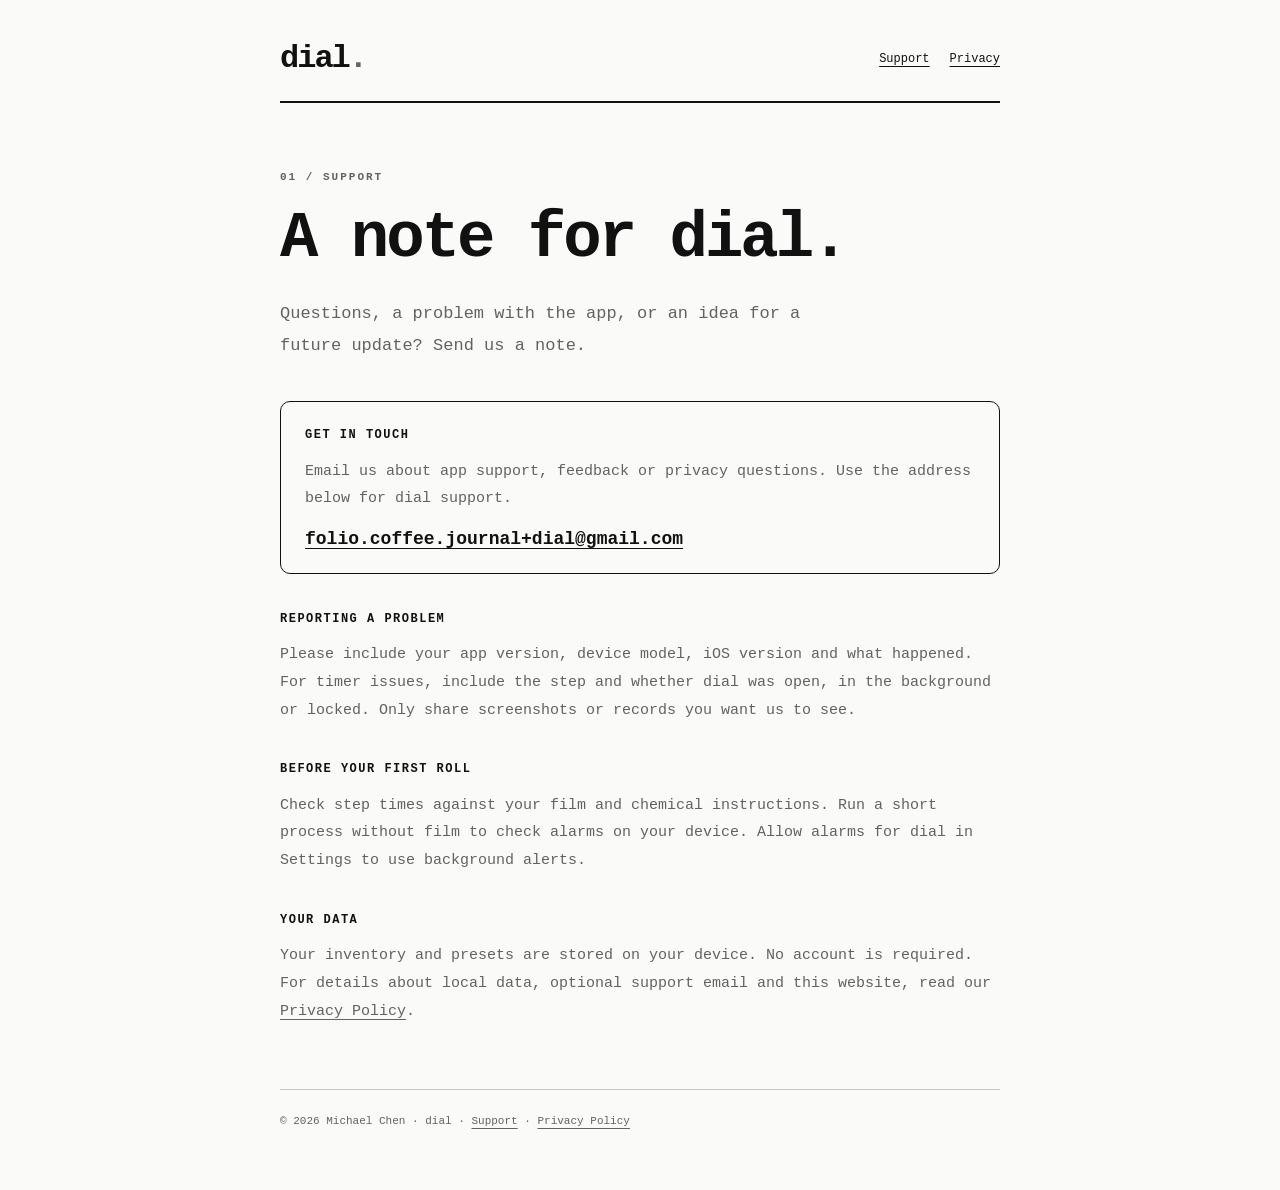
<file: index.html>
<!doctype html>
<html lang="en"><head><meta charset="utf-8"><meta name="viewport" content="width=device-width, initial-scale=1"><meta name="color-scheme" content="light dark"><meta name="description" content="Support and contact information for dial, your film development timer."><title>Support · dial</title><link rel="stylesheet" href="./style.css"></head><body><main><header><a class="brand" href="./" aria-label="dial support home">dial<span aria-hidden="true">.</span></a><nav aria-label="Site"><a href="./">Support</a><a href="./privacy/">Privacy</a></nav></header><p class="eyebrow">01 / SUPPORT</p><h1>A note for dial.</h1><p class="intro">Questions, a problem with the app, or an idea for a future update? Send us a note.</p><section class="contact"><h2>GET IN TOUCH</h2><p>Email us about app support, feedback or privacy questions. Use the address below for dial support.</p><a class="email" href="mailto:folio.coffee.journal%2Bdial@gmail.com?subject=dial%20support">folio.coffee.journal+dial@gmail.com</a></section><section><h2>REPORTING A PROBLEM</h2><p>Please include your app version, device model, iOS version and what happened. For timer issues, include the step and whether dial was open, in the background or locked. Only share screenshots or records you want us to see.</p></section><section><h2>BEFORE YOUR FIRST ROLL</h2><p>Check step times against your film and chemical instructions. Run a short process without film to check alarms on your device. Allow alarms for dial in Settings to use background alerts.</p></section><section><h2>YOUR DATA</h2><p>Your inventory and presets are stored on your device. No account is required. For details about local data, optional support email and this website, read our <a href="privacy/">Privacy Policy</a>.</p></section><footer>© 2026 Michael Chen · dial · <a href="./">Support</a> · <a href="./privacy/">Privacy Policy</a></footer></main></body></html>
</file>
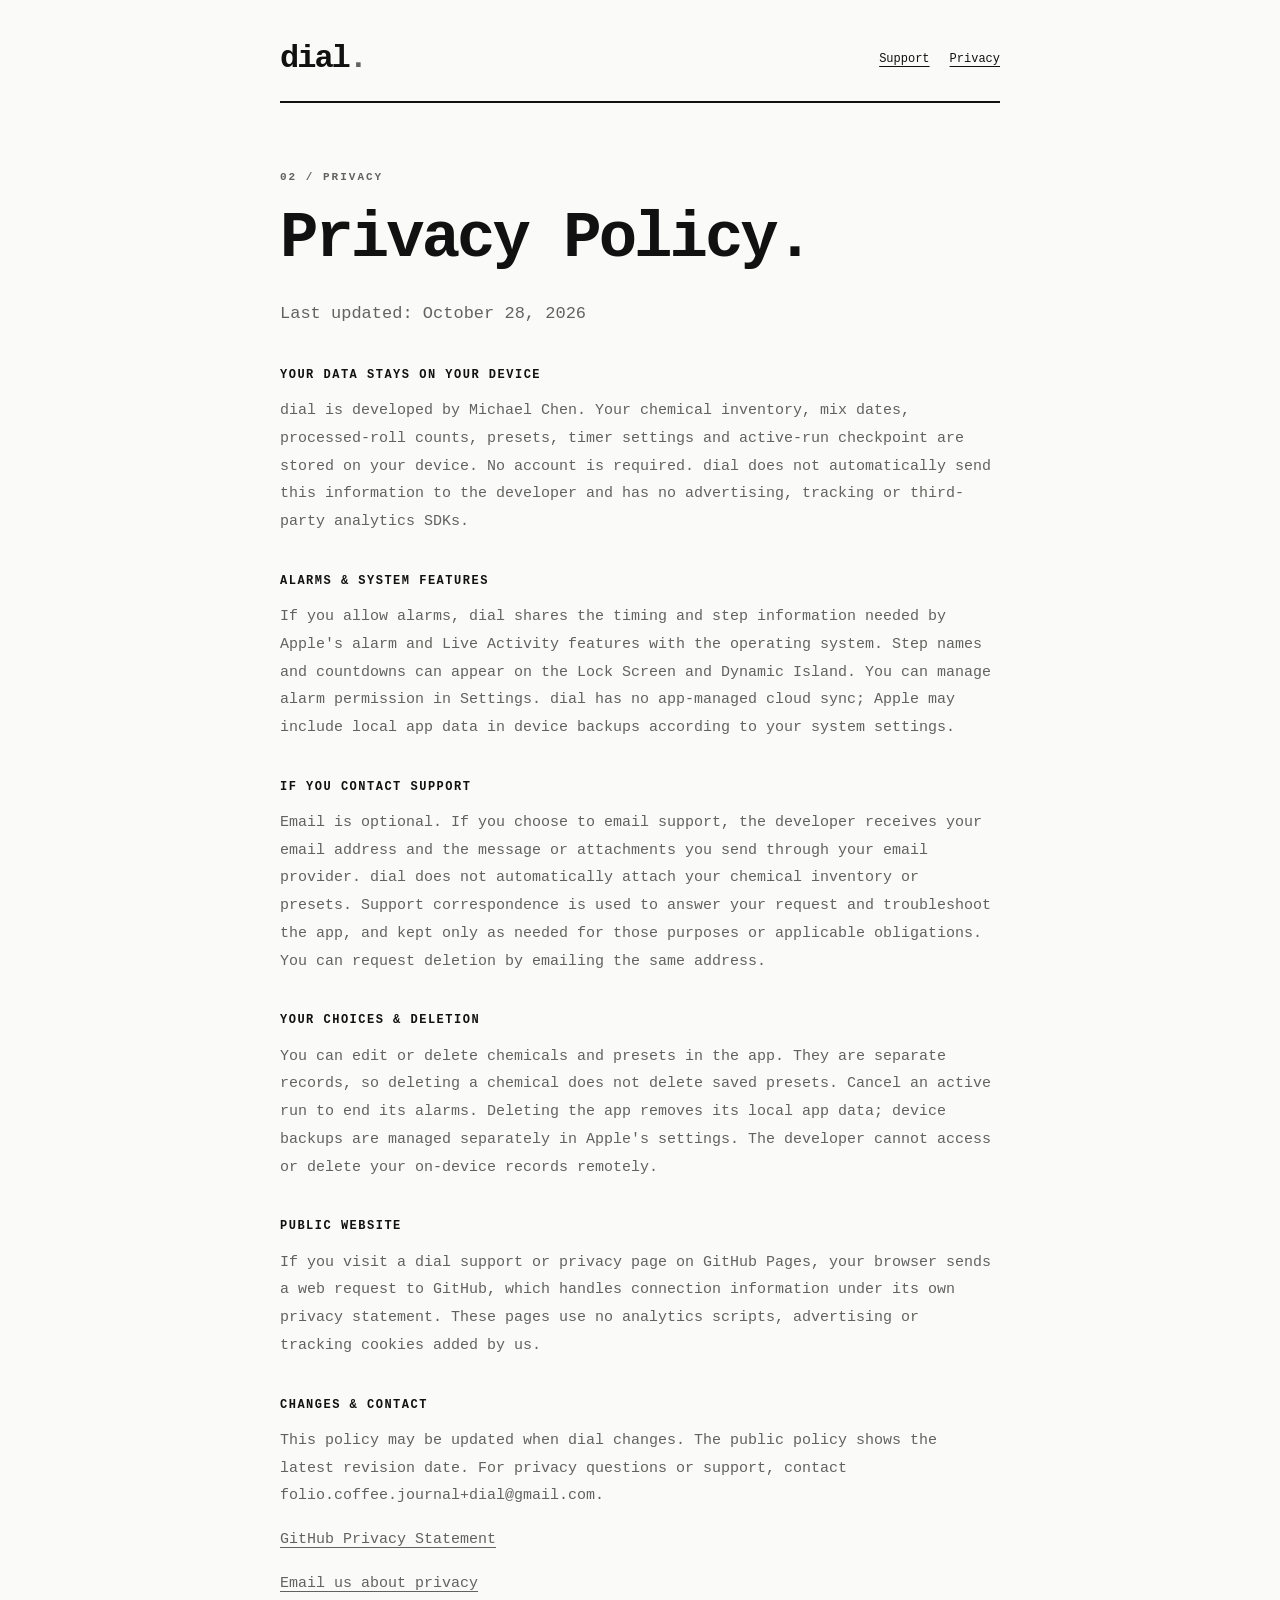
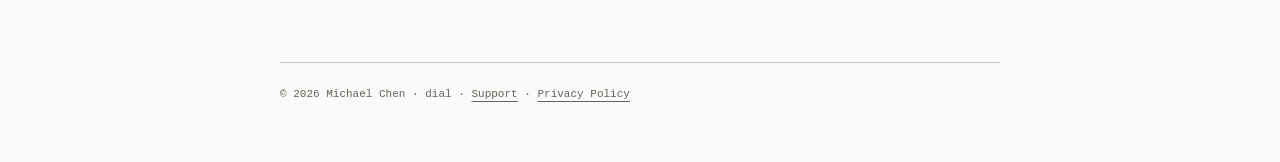
<file: privacy/index.html>
<!doctype html>
<html lang="en"><head><meta charset="utf-8"><meta name="viewport" content="width=device-width, initial-scale=1"><meta name="color-scheme" content="light dark"><meta name="description" content="Privacy Policy for dial, a film development timer with local inventory and presets."><title>Privacy Policy · dial</title><link rel="stylesheet" href="../style.css"></head><body><main><header><a class="brand" href="../" aria-label="dial support home">dial<span aria-hidden="true">.</span></a><nav aria-label="Site"><a href="../">Support</a><a href="../privacy/">Privacy</a></nav></header><p class="eyebrow">02 / PRIVACY</p><h1>Privacy Policy.</h1><p class="intro">Last updated: October 28, 2026</p><section><h2>YOUR DATA STAYS ON YOUR DEVICE</h2><p>dial is developed by Michael Chen. Your chemical inventory, mix dates, processed-roll counts, presets, timer settings and active-run checkpoint are stored on your device. No account is required. dial does not automatically send this information to the developer and has no advertising, tracking or third-party analytics SDKs.</p></section><section><h2>ALARMS &amp; SYSTEM FEATURES</h2><p>If you allow alarms, dial shares the timing and step information needed by Apple&#x27;s alarm and Live Activity features with the operating system. Step names and countdowns can appear on the Lock Screen and Dynamic Island. You can manage alarm permission in Settings. dial has no app-managed cloud sync; Apple may include local app data in device backups according to your system settings.</p></section><section><h2>IF YOU CONTACT SUPPORT</h2><p>Email is optional. If you choose to email support, the developer receives your email address and the message or attachments you send through your email provider. dial does not automatically attach your chemical inventory or presets. Support correspondence is used to answer your request and troubleshoot the app, and kept only as needed for those purposes or applicable obligations. You can request deletion by emailing the same address.</p></section><section><h2>YOUR CHOICES &amp; DELETION</h2><p>You can edit or delete chemicals and presets in the app. They are separate records, so deleting a chemical does not delete saved presets. Cancel an active run to end its alarms. Deleting the app removes its local app data; device backups are managed separately in Apple&#x27;s settings. The developer cannot access or delete your on-device records remotely.</p></section><section><h2>PUBLIC WEBSITE</h2><p>If you visit a dial support or privacy page on GitHub Pages, your browser sends a web request to GitHub, which handles connection information under its own privacy statement. These pages use no analytics scripts, advertising or tracking cookies added by us.</p></section><section><h2>CHANGES &amp; CONTACT</h2><p>This policy may be updated when dial changes. The public policy shows the latest revision date. For privacy questions or support, contact folio.coffee.journal+dial@gmail.com.</p></section><p><a href="https://docs.github.com/en/site-policy/privacy-policies/github-general-privacy-statement">GitHub Privacy Statement</a></p><p><a href="mailto:folio.coffee.journal%2Bdial@gmail.com?subject=dial%20privacy">Email us about privacy</a></p><footer>© 2026 Michael Chen · dial · <a href="../">Support</a> · <a href="../privacy/">Privacy Policy</a></footer></main></body></html>
</file>
<file: style.css>
/* System fonts only; no external assets, analytics or tracking scripts. */
:root{color-scheme:light dark;--paper:#fafaf8;--ink:#111;--muted:#62625e;--line:#c8c8c2;font-family:ui-monospace,"SFMono-Regular",Consolas,monospace;color:var(--ink);background:var(--paper)}
*{box-sizing:border-box}body{margin:0}main{width:min(100% - 48px,720px);margin:auto;padding:40px 0 56px}header{display:flex;align-items:center;justify-content:space-between;gap:24px;padding-bottom:24px;border-bottom:2px solid var(--ink)}a{color:inherit;text-underline-offset:4px;overflow-wrap:anywhere}a:hover{text-decoration-thickness:2px}a:focus-visible{outline:2px solid var(--ink);outline-offset:5px}.brand{font-size:32px;font-weight:800;letter-spacing:-2px;text-decoration:none}.brand span{color:var(--muted)}nav{display:flex;gap:20px;font-size:12px}.eyebrow{margin:64px 0 18px;font-size:11px;letter-spacing:2px;font-weight:700}h1{font-size:clamp(34px,8vw,64px);line-height:1.08;letter-spacing:-3px;margin:0 0 24px}h2{font-size:12px;line-height:1.6;letter-spacing:1.5px;margin:0 0 12px}p{font-size:15px;line-height:1.85;margin:0 0 16px;color:var(--muted)}.intro{font-size:17px;max-width:580px}section{margin-top:36px}.contact{border:1.5px solid var(--ink);border-radius:10px;padding:24px;margin-top:40px}.email{font-size:clamp(13px,3.5vw,18px);font-weight:700}footer{border-top:1px solid var(--line);margin-top:64px;padding-top:20px;font-size:11px;line-height:2;color:var(--muted)}@media(prefers-color-scheme:dark){:root{--paper:#111;--ink:#f3f3ee;--muted:#b4b4af;--line:#484844}}@media(max-width:420px){main{width:calc(100% - 36px);padding-top:28px}header{gap:16px}nav{gap:14px}.eyebrow{margin-top:44px}.contact{padding:18px}h1{letter-spacing:-2px}}
</file>
